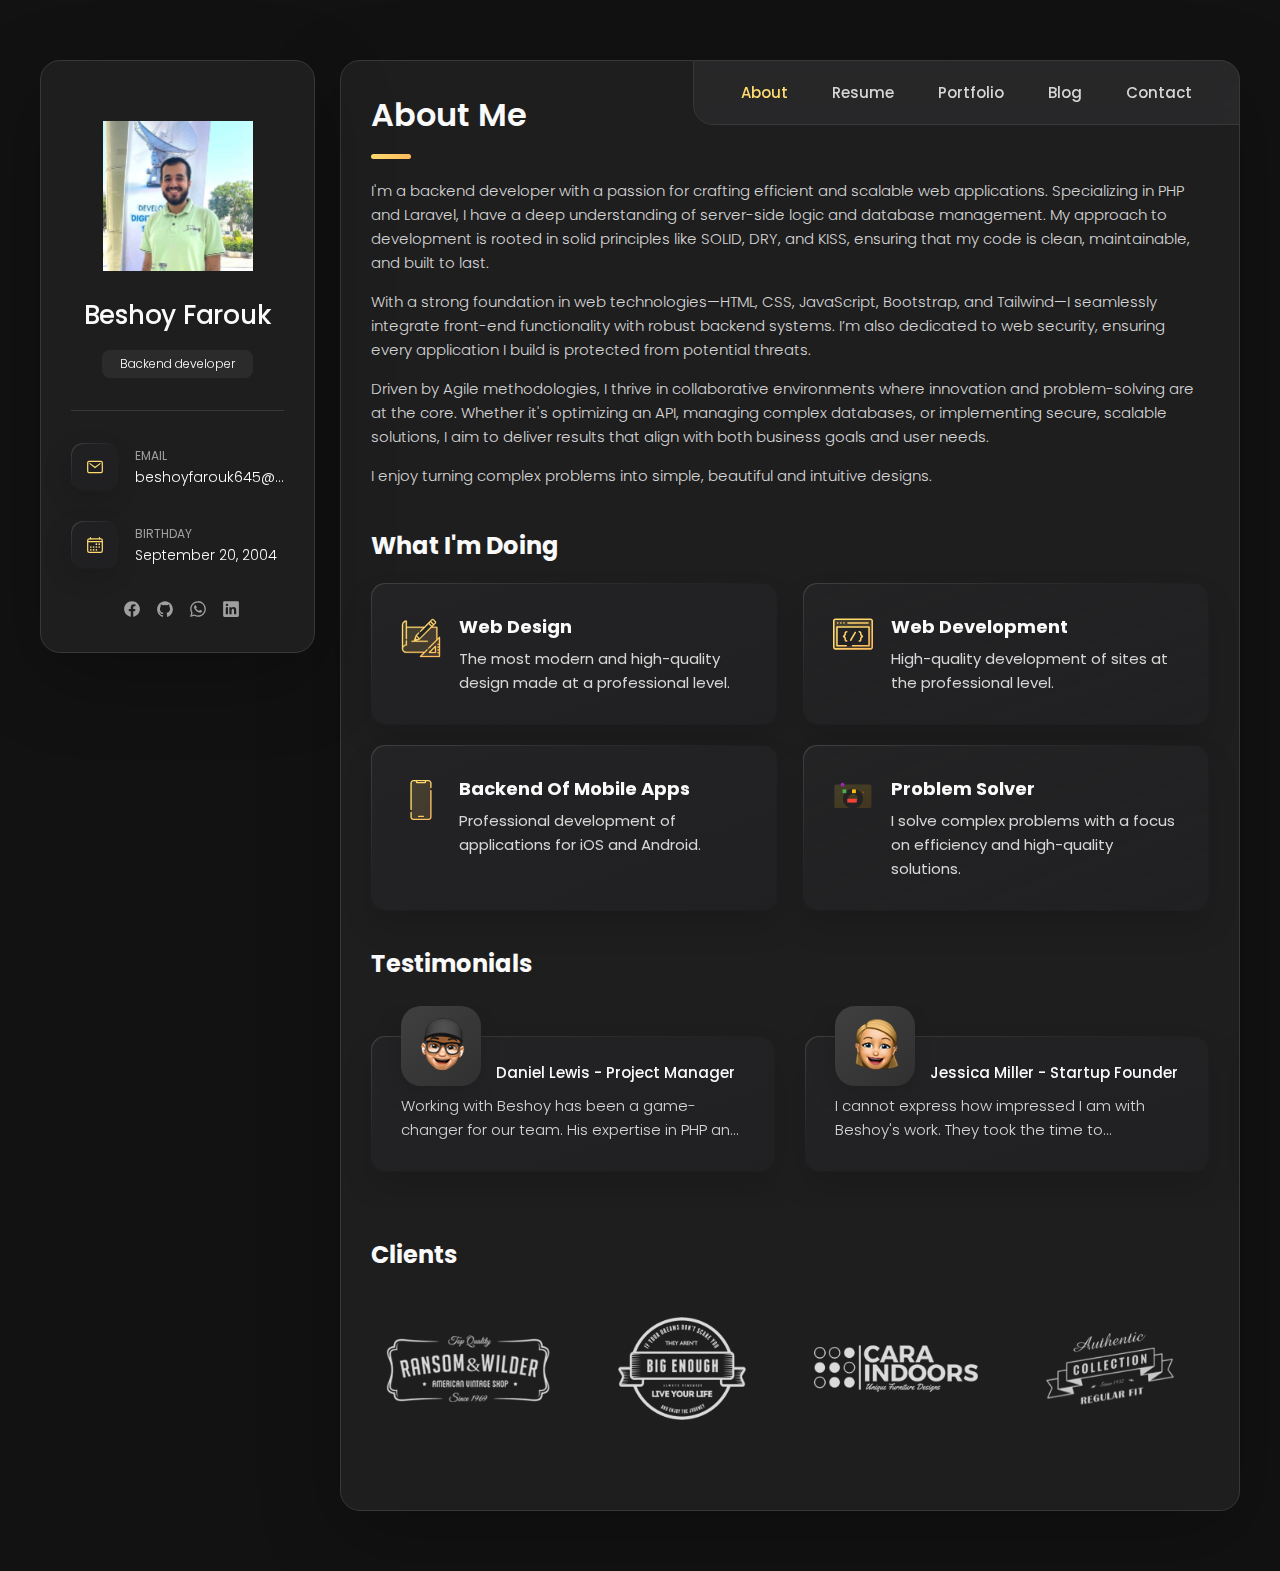
<file: public/index.html>
<!DOCTYPE html>
<html lang="en">
<head>
    <meta charset="UTF-8">
    <meta name="viewport" content="width=device-width, initial-scale=1.0">
    <meta name="description" content="Experienced backend developer specializing in PHP and Laravel, with a solid foundation in web development fundamentals including HTML, CSS, Bootstrap, Tailwind, JavaScript, jQuery, and web security. Skilled in managing databases, RESTful APIs, and proficient in applying software development principles like SOLID, DRY, and KISS. Agile practitioner, delivering clean, maintainable, and scalable code to meet evolving business needs. Passionate about building efficient and secure web applications, ensuring a seamless user experience.">
    <title>Portfolio | Beshoy Farouk</title>
    <link rel="shortcut icon" href="assets/images/logo.ico" type="image/x-icon">
    <link rel="stylesheet" href="css/styles.css">

    <link rel="preconnect" href="https://fonts.googleapis.com">
    <link rel="preconnect" href="https://fonts.gstatic.com" crossorigin>
    <link href="https://fonts.googleapis.com/css2?family=Poppins:wght@300;400;500;600&display=swap" rel="stylesheet">
</head>
<body>
    <main>
        <aside class="sidebar" data-sidebar>
            <div class="sidebar-info">
                <figure class="avatar-box">
                    <img src="assets/images/hero.jpg" alt="Beshoy Farouk" width="80">
                </figure>

                <div class="info-content">
                    <h1 class="name" title="Beshoy Farouk">Beshoy Farouk</h1>
                    <p class="title">Backend developer</p>
                </div>

                <button class="info_more-btn" data-sidebar-btn>
                    <span>Show Contacts</span>
                    <ion-icon name="chevron-down"></ion-icon>
                </button>
            </div>

            <div class="sidebar-info_more">
                <div class="separator"></div>
                <ul class="contacts-list">
                    <li class="contact-item">
                        <div class="icon-box">
                            <ion-icon name="mail-outline"></ion-icon>
                        </div>

                        <div class="contact-info">
                            <p class="contact-title">Email</p>
                            <a href="mailto:beshoyfarouk645@gmail.com" class="contact-link">beshoyfarouk645@gmail.com</a>
                        </div>
                    </li>

                    <li class="contact-item">
                        <div class="icon-box">
                            <ion-icon name="calendar-outline"></ion-icon>
                        </div>

                        <div class="contact-info">
                            <p class="contact-title">Birthday</p>
                            <time datetime="1982-06-23">September 20, 2004</time>
                        </div>
                    </li>
                </ul>

                <div class="separator"></div>

                <ul class="social-list">
                    <li class="social-item">
                        <a href="#" class="social-link">
                            <ion-icon name="logo-facebook"></ion-icon>
                        </a>
                    </li>

                    <li class="social-item">
                        <a href="https://github.com/BF-BALE11" class="social-link">
                            <ion-icon name="logo-github"></ion-icon>
                        </a>
                    </li>

                    <li class="social-item">
                        <a href="#" class="social-link">
                            <ion-icon name="logo-whatsapp"></ion-icon>
                        </a>
                    </li>

                    <li class="social-item">
                        <a href="#" class="social-link">
                            <ion-icon name="logo-linkedin"></ion-icon>
                        </a>
                    </li>
                </ul>
            </div>
        </aside>

        <div class="main-content">
            <nav class="navbar">
                <ul class="navbar-list">
                    <li class="navbar-item">
                        <button class="navbar-link  active" data-nav-link>About</button>
                    </li>

                    <li class="navbar-item">
                        <button class="navbar-link" data-nav-link>Resume</button>
                    </li>

                    <li class="navbar-item">
                        <button class="navbar-link" data-nav-link>Portfolio</button>
                    </li>

                    <li class="navbar-item">
                        <button class="navbar-link" data-nav-link>Blog</button>
                    </li>

                    <li class="navbar-item">
                        <button class="navbar-link" data-nav-link>Contact</button>
                    </li>
                </ul>
            </nav>

            <article class="about  active" data-page="about">
                <header>
                    <h2 class="h2 article-title">About me</h2>
                </header>

                <section class="about-text">
                    <p>
                        I'm a backend developer with a passion for crafting efficient and scalable web applications. Specializing in PHP and Laravel, I have a deep understanding of server-side logic and database management. My approach to development is rooted in solid principles like SOLID, DRY, and KISS, ensuring that my code is clean, maintainable, and built to last.
                    </p>
                    <p>
                        With a strong foundation in web technologies—HTML, CSS, JavaScript, Bootstrap, and Tailwind—I seamlessly integrate front-end functionality with robust backend systems. I’m also dedicated to web security, ensuring every application I build is protected from potential threats.
                    </p>
                    <p>
                        Driven by Agile methodologies, I thrive in collaborative environments where innovation and problem-solving are at the core. Whether it's optimizing an API, managing complex databases, or implementing secure, scalable solutions, I aim to deliver results that align with both business goals and user needs.
                    </p>
                    <p>
                        I enjoy turning complex problems into simple, beautiful and intuitive designs.
                    </p>
                </section>

                <section class="service">
                    <h3 class="h3 service-title">What i'm doing</h3>
                    <ul class="service-list">
                        <li class="service-item">
                            <div class="service-icon-box">
                                <img src="assets/images/icon-design.svg" alt="design icon" width="40">
                            </div>

                            <div class="service-content-box">
                                <h4 class="h4 service-item-title">Web design</h4>
                                <p class="service-item-text">
                                    The most modern and high-quality design made at a professional level.
                                </p>
                            </div>
                        </li>

                        <li class="service-item">
                            <div class="service-icon-box">
                                <img src="assets/images/icon-dev.svg" alt="Web development icon" width="40">
                            </div>

                            <div class="service-content-box">
                                <h4 class="h4 service-item-title">Web development</h4>
                                <p class="service-item-text">
                                    High-quality development of sites at the professional level.
                                </p>
                            </div>
                        </li>

                        <li class="service-item">
                            <div class="service-icon-box">
                                <img src="assets/images/icon-app.svg" alt="mobile app icon" width="40">
                            </div>

                            <div class="service-content-box">
                                <h4 class="h4 service-item-title">Backend of Mobile apps</h4>
                                <p class="service-item-text">
                                    Professional development of applications for iOS and Android.
                                </p>
                            </div>
                        </li>

                        <li class="service-item">
                            <div class="service-icon-box">
                                <img src="assets/images/icon-problem-solving.svg" alt="problem solving icon" width="40">
                            </div>

                            <div class="service-content-box">
                                <h4 class="h4 service-item-title">Problem Solver</h4>
                                <p class="service-item-text">
                                    I solve complex problems with a focus on efficiency and high-quality solutions.
                                </p>
                            </div>
                        </li>
                    </ul>
                </section>

                <section class="testimonials">
                    <h3 class="h3 testimonials-title">Testimonials</h3>
                    <ul class="testimonials-list has-scrollbar">
                        <li class="testimonials-item">
                            <div class="content-card" data-testimonials-item>
                                <figure class="testimonials-avatar-box">
                                    <img src="assets/images/avatar-1.png" alt="Daniel lewis" width="60" data-testimonials-avatar>
                                </figure>

                                <h4 class="h5 testimonials-item-title" data-testimonials-title>Daniel Lewis - Project Manager</h4>
                                <div class="testimonials-text" data-testimonials-text>
                                    <p>
                                        Working with Beshoy has been a game-changer for our team. His expertise in PHP and Laravel allowed us to launch our project ahead of schedule. He consistently produces clean, maintainable code and his understanding of best practices is evident in every aspect of his work. Highly recommended!
                                    </p>
                                </div>
                            </div>
                        </li>

                        <li class="testimonials-item">
                            <div class="content-card" data-testimonials-item>
                                <figure class="testimonials-avatar-box">
                                    <img src="assets/images/avatar-2.png" alt="Jessica miller" width="60" data-testimonials-avatar>
                                </figure>
                                <h4 class="h5 testimonials-item-title" data-testimonials-title>Jessica Miller - Startup Founder</h4>
                                <div class="testimonials-text" data-testimonials-text>
                                    <p>
                                        I cannot express how impressed I am with Beshoy's work. They took the time to understand our unique requirements and delivered a solution that exceeded our expectations. Their knowledge of web security and development principles made me feel confident in the project. I look forward to collaborating again in the future!
                                    </p>
                                </div>
                            </div>
                        </li>

                        <li class="testimonials-item">
                            <div class="content-card" data-testimonials-item>
                                <figure class="testimonials-avatar-box">
                                    <img src="assets/images/avatar-3.png" alt="Emily evans" width="60" data-testimonials-avatar>
                                </figure>
                                <h4 class="h5 testimonials-item-title" data-testimonials-title>Emily Evans - Product Owner</h4>
                                <div class="testimonials-text" data-testimonials-text>
                                    <p>
                                        From the moment we started working with Beshoy, I knew we had made the right choice. Their dedication to delivering high-quality work, combined with their proactive communication style, made the entire development process smooth and enjoyable. I truly appreciate their commitment to understanding our needs and delivering exceptional results.
                                    </p>
                                </div>
                            </div>
                        </li>

                        <li class="testimonials-item">
                            <div class="content-card" data-testimonials-item>
                                <figure class="testimonials-avatar-box">
                                    <img src="assets/images/avatar-4.png" alt="Henry william" width="60" data-testimonials-avatar>
                                </figure>
                                <h4 class="h5 testimonials-item-title" data-testimonials-title>Henry William - CTO</h4>
                                <div class="testimonials-text" data-testimonials-text>
                                    <p>
                                        I've had the pleasure of working alongside Beshoy on several projects, and I can confidently say he is one of the best backend developers I’ve encountered. His ability to integrate complex systems and his attention to detail set him apart. He’s not just a coder; he’s a problem solver
                                    </p>
                                </div>
                            </div>
                        </li>
                    </ul>
                </section>

                <div class="modal-container" data-modal-container>
                    <div class="overlay" data-overlay></div>

                    <section class="testimonials-modal">
                        <button class="modal-close-btn" data-modal-close-btn>
                            <ion-icon name="close-outline"></ion-icon>
                        </button>

                        <div class="modal-img-wrapper">
                            <figure class="modal-avatar-box">
                                <img src="assets/images/avatar-1.png" alt="Daniel lewis" width="80" data-modal-img>
                            </figure>

                            <img src="assets/images/icon-quote.svg" alt="quote icon">
                        </div>

                        <div class="modal-content">
                            <h4 class="h3 modal-title" data-modal-title>Daniel Lewis - Project Manager</h4>
                            <time datetime="2021-06-14">14 June, 2021</time>
                            <div data-modal-text>
                                <p>
                                    Working with Beshoy has been a game-changer for our team. His expertise in PHP and Laravel allowed us to launch our project ahead of schedule. He consistently produces clean, maintainable code and his understanding of best practices is evident in every aspect of his work. Highly recommended!
                                </p>
                            </div>
                        </div>
                    </section>
                </div>

                <section class="clients">
                    <h3 class="h3 clients-title">Clients</h3>
                    <ul class="clients-list has-scrollbar">
                        <li class="clients-item">
                            <a href="#">
                                <img src="assets/images/logo-1-color.png" alt="client logo">
                            </a>
                        </li>

                        <li class="clients-item">
                            <a href="#">
                                <img src="assets/images/logo-2-color.png" alt="client logo">
                            </a>
                        </li>

                        <li class="clients-item">
                            <a href="#">
                                <img src="assets/images/logo-3-color.png" alt="client logo">
                            </a>
                        </li>

                        <li class="clients-item">
                            <a href="#">
                                <img src="assets/images/logo-4-color.png" alt="client logo">
                            </a>
                        </li>

                        <li class="clients-item">
                            <a href="#">
                                <img src="assets/images/logo-5-color.png" alt="client logo">
                            </a>
                        </li>

                        <li class="clients-item">
                            <a href="#">
                                <img src="assets/images/logo-6-color.png" alt="client logo">
                            </a>
                        </li>
                    </ul>
                </section>
            </article>

            <article class="resume" data-page="resume">
                <header>
                    <h2 class="h2 article-title">Resume</h2>
                </header>

                <section class="timeline">
                    <div class="title-wrapper">
                        <div class="icon-box">
                            <ion-icon name="book-outline"></ion-icon>
                        </div>
                        <h3 class="h3">Education</h3>
                    </div>

                    <ol class="timeline-list">
                        <li class="timeline-item">
                            <h4 class="h4 timeline-item-title">Computer Science, University</h4>
                            <span>Currently, enrolled (Third Year)</span>
                            <p class="timeline-text">
                                Pursuing a degree in Computer Science, focusing on software development, algorithms, and system design.
                            </p>
                        </li>
                        <li class="timeline-item">
                            <h4 class="h4 timeline-item-title">High School Diploma</h4>
                            <span>2021</span>
                            <p class="timeline-text">
                                Completed secondary education with a focus on mathematics and computer science.
                            </p>
                        </li>
                        <li class="timeline-item">
                            <h4 class="h4 timeline-item-title">Middle School</h4>
                            <span>2018</span>
                            <p class="timeline-text">
                                Developed foundational skills in programming and web development.
                            </p>
                        </li>
                    </ol>
                </section>

                <section class="timeline">
                    <div class="title-wrapper">
                        <div class="icon-box">
                            <ion-icon name="book-outline"></ion-icon>
                        </div>

                        <h3 class="h3">Experience</h3>
                    </div>

                    <ol class="timeline-list">
                        <li class="timeline-item">
                            <h4 class="h4 timeline-item-title">Backend Developer (Freelance)</h4>
                            <span>2023 — Present</span>
                            <p class="timeline-text">
                                Developed various projects including an e-commerce platform, learning academy, e-stores, attendance systems, and admin dashboards using CodeIgniter.
                            </p>
                        </li>
                        <li class="timeline-item">
                            <h4 class="h4 timeline-item-title">Intern, Web Development</h4>
                            <span>2021 — 2022</span>
                            <p class="timeline-text">
                                Assisted in the development of web applications, gaining hands-on experience with PHP, MySQL, and front-end technologies.
                            </p>
                        </li>
                        <li class="timeline-item">
                            <h4 class="h4 timeline-item-title">Personal Projects</h4>
                            <span>2019 — Present</span>
                            <p class="timeline-text">
                                Engaged in multiple personal projects to sharpen skills in Laravel and database management.
                            </p>
                        </li>
                    </ol>
                </section>

                <section class="skill">
                    <h3 class="h3 skills-title">My Skills</h3>

                    <ul class="skills-list content-card">
                        <li class="skills-item">
                            <h5 class="h5">Programming Languages</h5>
                            <ul class="skills-icons">
                                <li class="icon-item"><ion-icon name="code-slash-outline"></ion-icon> PHP</li>
                                <li class="icon-item"><ion-icon name="logo-javascript"></ion-icon> JavaScript</li>
                                <li class="icon-item"><ion-icon name="logo-html5"></ion-icon> HTML</li>
                                <li class="icon-item"><ion-icon name="logo-css3"></ion-icon> CSS</li>
                                <li class="icon-item"><ion-icon name="code-slash-outline"></ion-icon> SQL</li>
                                <li class="icon-item"><ion-icon name="logo-python"></ion-icon> Python</li>
                                <li class="icon-item"><ion-icon name="code-slash-outline"></ion-icon> Java</li>
                                <li class="icon-item"><ion-icon name="code-slash-outline"></ion-icon> C++</li>
                                <li class="icon-item"><ion-icon name="code-slash-outline"></ion-icon> C#</li>
                                <li class="icon-item"><ion-icon name="code-slash-outline"></ion-icon> Assembly</li>
                            </ul>
                        </li>

                        <li class="skills-item">
                            <h5 class="h5">Frameworks</h5>
                            <ul class="skills-icons">
                                <li class="icon-item"><ion-icon name="logo-laravel"></ion-icon> Laravel</li>
                                <li class="icon-item"><ion-icon name="cog-outline"></ion-icon> CodeIgniter</li>
                                <li class="icon-item"><ion-icon name="flask-outline"></ion-icon> Flask</li>
                            </ul>
                        </li>

                        <li class="skills-item">
                            <h5 class="h5">Web Technologies</h5>
                            <ul class="skills-icons">
                                <li class="icon-item"><ion-icon name="grid-outline"></ion-icon> Bootstrap</li>
                                <li class="icon-item"><ion-icon name="grid-outline"></ion-icon> Tailwind CSS</li>
                                <li class="icon-item"><ion-icon name="grid-outline"></ion-icon> jQuery</li>
                                <li class="icon-item"><ion-icon name="grid-outline"></ion-icon> AJAX</li>
                                <li class="icon-item"><ion-icon name="grid-outline"></ion-icon> WebSockets</li>
                                <li class="icon-item"><ion-icon name="grid-outline"></ion-icon> Fontawesome</li>
                            </ul>
                        </li>

                        <li class="skills-item">
                            <h5 class="h5">Version Control</h5>
                            <ul class="skills-icons">
                                <li class="icon-item"><ion-icon name="git-branch-outline"></ion-icon> Git</li>
                                <li class="icon-item"><ion-icon name="logo-github"></ion-icon> GitHub</li>
                                <li class="icon-item"><ion-icon name="logo-gitlab"></ion-icon> GitLab</li>
                            </ul>
                        </li>

                        <li class="skills-item">
                            <h5 class="h5">Software Development Principles</h5>
                            <ul class="skills-icons">
                                <li class="icon-item"><ion-icon name="document-text-outline"></ion-icon> SOLID</li>
                                <li class="icon-item"><ion-icon name="document-text-outline"></ion-icon> DRY</li>
                                <li class="icon-item"><ion-icon name="document-text-outline"></ion-icon> KISS</li>
                                <li class="icon-item"><ion-icon name="document-text-outline"></ion-icon> Agile</li>
                                <li class="icon-item"><ion-icon name="document-text-outline"></ion-icon> TDD</li>
                                <li class="icon-item"><ion-icon name="document-text-outline"></ion-icon> Singleton</li>
                                <li class="icon-item"><ion-icon name="document-text-outline"></ion-icon> Singleton</li>
                                <li class="icon-item"><ion-icon name="document-text-outline"></ion-icon> Factory</li>
                                <li class="icon-item"><ion-icon name="document-text-outline"></ion-icon> Observer</li>
                                <li class="icon-item"><ion-icon name="document-text-outline"></ion-icon> Strategy</li>
                            </ul>
                        </li>
                    </ul>
                </section>
            </article>

            <article class="portfolio" data-page="portfolio">
                <header>
                    <h2 class="h2 article-title">Portfolio</h2>
                </header>

                <section class="projects">
                    <ul class="filter-list">
                        <li class="filter-item">
                            <button class="active" data-filter-btn>All</button>
                        </li>

                        <li class="filter-item">
                            <button data-filter-btn>Web design</button>
                        </li>

                        <li class="filter-item">
                            <button data-filter-btn>Applications</button>
                        </li>

                        <li class="filter-item">
                            <button data-filter-btn>Web development</button>
                        </li>
                    </ul>

                    <div class="filter-select-box">
                        <button class="filter-select" data-select>
                            <div class="select-value" data-selecct-value>Select category</div>
                            <div class="select-icon">
                                <ion-icon name="chevron-down"></ion-icon>
                            </div>
                        </button>

                        <ul class="select-list">
                            <li class="select-item">
                                <button data-select-item>All</button>
                            </li>

                            <li class="select-item">
                                <button data-select-item>Web design</button>
                            </li>

                            <li class="select-item">
                                <button data-select-item>Applications</button>
                            </li>

                            <li class="select-item">
                                <button data-select-item>Web development</button>
                            </li>
                        </ul>
                    </div>

                    <ul class="project-list">
                        <li class="project-item  active" data-filter-item data-category="web development">
                            <a href="#">
                                <figure class="project-img">
                                    <div class="project-item-icon-box">
                                        <ion-icon name="eye-outline"></ion-icon>
                                    </div>
                                    <img src="assets/images/ecommerce.png" alt="finance" loading="lazy">
                                </figure>

                                <h3 class="project-title">Finance</h3>
                                <p class="project-category">Web development</p>
                            </a>
                        </li>

                        <li class="project-item  active" data-filter-item data-category="web development">
                            <a href="#">
                                <figure class="project-img">
                                    <div class="project-item-icon-box">
                                        <ion-icon name="eye-outline"></ion-icon>
                                    </div>
                                    <img src="assets/images/learning-academy.png" alt="finance" loading="lazy">
                                </figure>

                                <h3 class="project-title">Education</h3>
                                <p class="project-category">Web development</p>
                            </a>
                        </li>

                        <li class="project-item  active" data-filter-item data-category="web development">
                            <a href="#">
                                <figure class="project-img">
                                    <div class="project-item-icon-box">
                                        <ion-icon name="eye-outline"></ion-icon>
                                    </div>
                                    <img src="assets/images/death-start-daily.png" alt="finance" loading="lazy">
                                </figure>

                                <h3 class="project-title">Reading</h3>
                                <p class="project-category">Web development</p>
                            </a>
                        </li>

                        <li class="project-item  active" data-filter-item data-category="web development">
                            <a href="#">
                                <figure class="project-img">
                                    <div class="project-item-icon-box">
                                        <ion-icon name="eye-outline"></ion-icon>
                                    </div>
                                    <img src="assets/images/e-store.png" alt="finance" loading="lazy">
                                </figure>

                                <h3 class="project-title">Finance</h3>
                                <p class="project-category">Web development</p>
                            </a>
                        </li>

                        <li class="project-item  active" data-filter-item data-category="web development">
                            <a href="#">
                                <figure class="project-img">
                                    <div class="project-item-icon-box">
                                        <ion-icon name="eye-outline"></ion-icon>
                                    </div>
                                    <img src="assets/images/project-1.jpg" alt="finance" loading="lazy">
                                </figure>

                                <h3 class="project-title">Finance</h3>
                                <p class="project-category">Web development</p>
                            </a>
                        </li>

                        <li class="project-item  active" data-filter-item data-category="web development">
                            <a href="#">
                                <figure class="project-img">
                                    <div class="project-item-icon-box">
                                        <ion-icon name="eye-outline"></ion-icon>
                                    </div>
                                    <img src="assets/images/project-2.png" alt="orizon" loading="lazy">
                                </figure>

                                <h3 class="project-title">Orizon</h3>
                                <p class="project-category">Web development</p>
                            </a>
                        </li>

                        <li class="project-item  active" data-filter-item data-category="web design">
                            <a href="#">
                                <figure class="project-img">
                                    <div class="project-item-icon-box">
                                        <ion-icon name="eye-outline"></ion-icon>
                                    </div>
                                    <img src="assets/images/project-3.jpg" alt="fundo" loading="lazy">
                                </figure>

                                <h3 class="project-title">Fundo</h3>
                                <p class="project-category">Web design</p>
                            </a>
                        </li>

                        <li class="project-item  active" data-filter-item data-category="applications">
                            <a href="#">
                                <figure class="project-img">
                                    <div class="project-item-icon-box">
                                        <ion-icon name="eye-outline"></ion-icon>
                                    </div>
                                    <img src="assets/images/project-4.png" alt="brawlhalla" loading="lazy">
                                </figure>

                                <h3 class="project-title">Brawlhalla</h3>
                                <p class="project-category">Applications</p>
                            </a>
                        </li>

                        <li class="project-item  active" data-filter-item data-category="web design">
                            <a href="#">
                                <figure class="project-img">
                                    <div class="project-item-icon-box">
                                        <ion-icon name="eye-outline"></ion-icon>
                                    </div>
                                    <img src="assets/images/project-5.png" alt="dsm." loading="lazy">
                                </figure>

                                <h3 class="project-title">DSM.</h3>
                                <p class="project-category">Web design</p>
                            </a>
                        </li>

                        <li class="project-item  active" data-filter-item data-category="web design">
                            <a href="#">
                                <figure class="project-img">
                                    <div class="project-item-icon-box">
                                        <ion-icon name="eye-outline"></ion-icon>
                                    </div>
                                    <img src="assets/images/project-6.png" alt="metaspark" loading="lazy">
                                </figure>

                                <h3 class="project-title">MetaSpark</h3>
                                <p class="project-category">Web design</p>
                            </a>
                        </li>

                        <li class="project-item  active" data-filter-item data-category="web development">
                            <a href="#">
                                <figure class="project-img">
                                    <div class="project-item-icon-box">
                                        <ion-icon name="eye-outline"></ion-icon>
                                    </div>
                                    <img src="assets/images/project-7.png" alt="summary" loading="lazy">
                                </figure>

                                <h3 class="project-title">Summary</h3>
                                <p class="project-category">Web development</p>
                            </a>
                        </li>

                        <li class="project-item  active" data-filter-item data-category="applications">
                            <a href="#">
                                <figure class="project-img">
                                    <div class="project-item-icon-box">
                                        <ion-icon name="eye-outline"></ion-icon>
                                    </div>
                                    <img src="assets/images/project-8.jpg" alt="task manager" loading="lazy">
                                </figure>

                                <h3 class="project-title">Task Manager</h3>
                                <p class="project-category">Applications</p>
                            </a>
                        </li>

                        <li class="project-item  active" data-filter-item data-category="web development">
                            <a href="#">
                                <figure class="project-img">
                                    <div class="project-item-icon-box">
                                        <ion-icon name="eye-outline"></ion-icon>
                                    </div>
                                    <img src="assets/images/project-9.png" alt="arrival" loading="lazy">
                                </figure>
                                <h3 class="project-title">Arrival</h3>
                                <p class="project-category">Web development</p>
                            </a>
                        </li>
                    </ul>
                </section>
            </article>

            <article class="blog" data-page="blog">
                <header>
                    <h2 class="h2 article-title">Blog</h2>
                </header>

                <section class="blog-posts">
                    <ul class="blog-posts-list">
                        <li class="blog-post-item">
                            <a href="#">
                                <figure class="blog-banner-box">
                                    <img src="assets/images/blog-1.jpg" alt="Design conferences in 2022" loading="lazy">
                                </figure>

                                <div class="blog-content">
                                    <div class="blog-meta">
                                        <p class="blog-category">Design</p>
                                        <span class="dot"></span>
                                        <time datetime="2022-02-23">Fab 23, 2022</time>
                                    </div>

                                    <h3 class="h3 blog-item-title">Design conferences in 2022</h3>
                                    <p class="blog-text">
                                        Veritatis et quasi architecto beatae vitae dicta sunt, explicabo.
                                    </p>
                                </div>
                            </a>
                        </li>

                        <li class="blog-post-item">
                            <a href="#">
                                <figure class="blog-banner-box">
                                    <img src="assets/images/blog-2.jpg" alt="Best fonts every designer" loading="lazy">
                                </figure>

                                <div class="blog-content">
                                    <div class="blog-meta">
                                        <p class="blog-category">Design</p>
                                        <span class="dot"></span>
                                        <time datetime="2022-02-23">Fab 23, 2022</time>
                                    </div>

                                    <h3 class="h3 blog-item-title">Best fonts every designer</h3>
                                    <p class="blog-text">
                                        Sed ut perspiciatis, nam libero tempore, cum soluta nobis est eligendi.
                                    </p>
                                </div>
                            </a>
                        </li>

                        <li class="blog-post-item">
                            <a href="#">
                                <figure class="blog-banner-box">
                                    <img src="assets/images/blog-3.jpg" alt="Design digest #80" loading="lazy">
                                </figure>

                                <div class="blog-content">
                                    <div class="blog-meta">
                                        <p class="blog-category">Design</p>
                                        <span class="dot"></span>
                                        <time datetime="2022-02-23">Fab 23, 2022</time>
                                    </div>

                                    <h3 class="h3 blog-item-title">Design digest #80</h3>
                                    <p class="blog-text">
                                        Excepteur sint occaecat cupidatat no proident, quis nostrum exercitationem ullam corporis suscipit.
                                    </p>
                                </div>
                            </a>
                        </li>

                        <li class="blog-post-item">
                            <a href="#">
                                <figure class="blog-banner-box">
                                    <img src="assets/images/blog-4.jpg" alt="UI interactions of the week" loading="lazy">
                                </figure>

                                <div class="blog-content">
                                    <div class="blog-meta">
                                        <p class="blog-category">Design</p>
                                        <span class="dot"></span>
                                        <time datetime="2022-02-23">Fab 23, 2022</time>
                                    </div>

                                    <h3 class="h3 blog-item-title">UI interactions of the week</h3>
                                    <p class="blog-text">
                                        Enim ad minim veniam, consectetur adipiscing elit, quis nostrud exercitation ullamco laboris nisi.
                                    </p>
                                </div>
                            </a>
                        </li>

                        <li class="blog-post-item">
                            <a href="#">
                                <figure class="blog-banner-box">
                                    <img src="assets/images/blog-5.jpg" alt="The forgotten art of spacing" loading="lazy">
                                </figure>

                                <div class="blog-content">
                                    <div class="blog-meta">
                                        <p class="blog-category">Design</p>
                                        <span class="dot"></span>
                                        <time datetime="2022-02-23">Fab 23, 2022</time>
                                    </div>

                                    <h3 class="h3 blog-item-title">The forgotten art of spacing</h3>
                                    <p class="blog-text">
                                        Maxime placeat, sed do eiusmod tempor incididunt ut labore et dolore magna aliqua.
                                    </p>
                                </div>
                            </a>
                        </li>

                        <li class="blog-post-item">
                            <a href="#">
                                <figure class="blog-banner-box">
                                    <img src="assets/images/blog-6.jpg" alt="Design digest #79" loading="lazy">
                                </figure>

                                <div class="blog-content">
                                    <div class="blog-meta">
                                        <p class="blog-category">Design</p>
                                        <span class="dot"></span>
                                        <time datetime="2022-02-23">Fab 23, 2022</time>
                                    </div>
                                    <h3 class="h3 blog-item-title">Design digest #79</h3>
                                    <p class="blog-text">
                                        Optio cumque nihil impedit uo minus quod maxime placeat, velit esse cillum.
                                    </p>
                                </div>
                            </a>
                        </li>
                    </ul>
                </section>
            </article>

            <article class="contact" data-page="contact">
                <header>
                    <h2 class="h2 article-title">Contact</h2>
                </header>

                <section class="mapbox" data-mapbox>
                    <figure>
                        <iframe
                                src="https://www.google.com/maps/embed?pb=!1m18!1m12!1m3!1d199666.5651251294!2d-121.58334177520186!3d38.56165006739519!2m3!1f0!2f0!3f0!3m2!1i1024!2i768!4f13.1!3m3!1m2!1s0x809ac672b28397f9%3A0x921f6aaa74197fdb!2sSacramento%2C%20CA%2C%20USA!5e0!3m2!1sen!2sbd!4v1647608789441!5m2!1sen!2sbd"
                                width="400" height="300" loading="lazy"></iframe>
                    </figure>
                </section>

                <section class="contact-form">
                    <h3 class="h3 form-title">Contact Form</h3>
                    <form action="#" class="form" method="post" data-form>
                        <div class="input-wrapper">
                            <label>
                                <input type="text" name="fullname" class="form-input" placeholder="Full name" required data-form-input>
                            </label>

                            <label>
                                <input type="email" name="email" class="form-input" placeholder="Email address" autocomplete="test@example.com" required data-form-input>
                            </label>
                        </div>

                        <label>
                            <textarea name="message" class="form-input" placeholder="Your Message" required data-form-input></textarea>
                        </label>

                        <button class="form-btn" type="submit" disabled data-form-btn>
                            <ion-icon name="paper-plane"></ion-icon>
                            <span>Send Message</span>
                        </button>
                    </form>
                </section>
            </article>
        </div>
    </main>

<script src="js/scripts.js"></script>
<script type="module" src="js/ionicons.esm.js"></script>
<script nomodule src="js/ionicons.js"></script>
</body>
</html>
</file>
<file: public/css/styles.css>
/*-----------------------------------*\
  #style.css
\*-----------------------------------*/


/**
 * copyright 2022 @codewithsadee
 */


/*-----------------------------------*\
  #CUSTOM PROPERTY
\*-----------------------------------*/

:root {

    /**
     * colors
     */

    /* gradient */

    --bg-gradient-onyx: linear-gradient(
            to bottom right,
            hsl(240, 1%, 25%) 3%,
            hsl(0, 0%, 19%) 97%
    );
    --bg-gradient-jet: linear-gradient(
            to bottom right,
            hsla(240, 1%, 18%, 0.251) 0%,
            hsla(240, 2%, 11%, 0) 100%
    ), hsl(240, 2%, 13%);
    --bg-gradient-yellow-1: linear-gradient(
            to bottom right,
            hsl(45, 100%, 71%) 0%,
            hsla(36, 100%, 69%, 0) 50%
    );
    --bg-gradient-yellow-2: linear-gradient(
            135deg,
            hsla(45, 100%, 71%, 0.251) 0%,
            hsla(35, 100%, 68%, 0) 59.86%
    ), hsl(240, 2%, 13%);
    --border-gradient-onyx: linear-gradient(
            to bottom right,
            hsl(0, 0%, 25%) 0%,
            hsla(0, 0%, 25%, 0) 50%
    );
    --text-gradient-yellow: linear-gradient(
            to right,
            hsl(45, 100%, 72%),
            hsl(35, 100%, 68%)
    );

    /* solid */

    --jet: hsl(0, 0%, 22%);
    --onyx: hsl(240, 1%, 17%);
    --eerie-black-1: hsl(240, 2%, 13%);
    --eerie-black-2: hsl(240, 2%, 12%);
    --smoky-black: hsl(0, 0%, 7%);
    --white-1: hsl(0, 0%, 100%);
    --white-2: hsl(0, 0%, 98%);
    --orange-yellow-crayola: hsl(45, 100%, 72%);
    --vegas-gold: hsl(45, 54%, 58%);
    --light-gray: hsl(0, 0%, 84%);
    --light-gray-70: hsla(0, 0%, 84%, 0.7);
    --bittersweet-shimmer: hsl(0, 43%, 51%);

    /**
     * typography
     */

    /* font-family */
    --ff-poppins: 'Poppins', sans-serif;

    /* font-size */
    --fs-1: 24px;
    --fs-2: 18px;
    --fs-3: 17px;
    --fs-4: 16px;
    --fs-5: 15px;
    --fs-6: 14px;
    --fs-7: 13px;
    --fs-8: 11px;

    /* font-weight */
    --fw-300: 300;
    --fw-400: 400;
    --fw-500: 500;
    --fw-600: 600;

    /**
     * shadow
     */

    --shadow-1: -4px 8px 24px hsla(0, 0%, 0%, 0.25);
    --shadow-2: 0 16px 30px hsla(0, 0%, 0%, 0.25);
    --shadow-3: 0 16px 40px hsla(0, 0%, 0%, 0.25);
    --shadow-4: 0 25px 50px hsla(0, 0%, 0%, 0.15);
    --shadow-5: 0 24px 80px hsla(0, 0%, 0%, 0.25);

    /**
     * transition
     */

    --transition-1: 0.25s ease;
    --transition-2: 0.5s ease-in-out;

}





/*-----------------------------------*\
  #RESET
\*-----------------------------------*/

*, *::before, *::after {
    margin: 0;
    padding: 0;
    box-sizing: border-box;
}

a { text-decoration: none; }

li { list-style: none; }

img, ion-icon, a, button, time, span { display: block; }

button {
    font: inherit;
    background: none;
    border: none;
    text-align: left;
    cursor: pointer;
}

input, textarea {
    display: block;
    width: 100%;
    background: none;
    font: inherit;
}

::selection {
    background: var(--orange-yellow-crayola);
    color: var(--smoky-black);
}

:focus { outline-color: var(--orange-yellow-crayola); }

html { font-family: var(--ff-poppins); }

body { background: var(--smoky-black); }





/*-----------------------------------*\
  #REUSED STYLE
\*-----------------------------------*/

.sidebar,
article {
    background: var(--eerie-black-2);
    border: 1px solid var(--jet);
    border-radius: 20px;
    padding: 15px;
    box-shadow: var(--shadow-1);
    z-index: 1;
}

.separator {
    width: 100%;
    height: 1px;
    background: var(--jet);
    margin: 16px 0;
}

.icon-box {
    position: relative;
    background: var(--border-gradient-onyx);
    width: 30px;
    height: 30px;
    border-radius: 8px;
    display: flex;
    justify-content: center;
    align-items: center;
    font-size: 16px;
    color: var(--orange-yellow-crayola);
    box-shadow: var(--shadow-1);
    z-index: 1;
}

.icon-box::before {
    content: "";
    position: absolute;
    inset: 1px;
    background: var(--eerie-black-1);
    border-radius: inherit;
    z-index: -1;
}

.icon-box ion-icon { --ionicon-stroke-width: 35px; }

article { display: none; }

article.active {
    display: block;
    animation: fade 0.5s ease backwards;
}

@keyframes fade {
    0% { opacity: 0; }
    100% { opacity: 1; }
}

.h2,
.h3,
.h4,
.h5 {
    color: var(--white-2);
    text-transform: capitalize;
}

.h2 { font-size: var(--fs-1); }

.h3 { font-size: var(--fs-2); }

.h4 { font-size: var(--fs-4); }

.h5 {
    font-size: var(--fs-7);
    font-weight: var(--fw-500);
}

.article-title {
    position: relative;
    padding-bottom: 7px;
}

.article-title::after {
    content: "";
    position: absolute;
    bottom: 0;
    left: 0;
    width: 30px;
    height: 3px;
    background: var(--text-gradient-yellow);
    border-radius: 3px;
}

.has-scrollbar::-webkit-scrollbar {
    width: 5px; /* for vertical scrollbar */
    height: 5px; /* for horizontal scrollbar */
}

.has-scrollbar::-webkit-scrollbar-track {
    background: var(--onyx);
    border-radius: 5px;
}

.has-scrollbar::-webkit-scrollbar-thumb {
    background: var(--orange-yellow-crayola);
    border-radius: 5px;
}

.has-scrollbar::-webkit-scrollbar-button { width: 20px; }

.content-card {
    position: relative;
    background: var(--border-gradient-onyx);
    padding: 15px;
    padding-top: 45px;
    border-radius: 14px;
    box-shadow: var(--shadow-2);
    cursor: pointer;
    z-index: 1;
}

.content-card::before {
    content: "";
    position: absolute;
    inset: 1px;
    background: var(--bg-gradient-jet);
    border-radius: inherit;
    z-index: -1;
}





/*-----------------------------------*\
  #MAIN
\*-----------------------------------*/

main {
    margin: 15px 12px;
    margin-bottom: 75px;
    min-width: 259px;
}





/*-----------------------------------*\
  #SIDEBAR
\*-----------------------------------*/

.sidebar {
    margin-bottom: 15px;
    max-height: 112px;
    overflow: hidden;
    transition: var(--transition-2);
}

.sidebar.active { max-height: 405px; }

.sidebar-info {
    position: relative;
    display: flex;
    justify-content: flex-start;
    align-items: center;
    gap: 15px;
}

.avatar-box {
    background: var(--bg-gradient-onyx);
    border-radius: 20px;
}

.info-content .name {
    color: var(--white-2);
    font-size: var(--fs-3);
    font-weight: var(--fw-500);
    letter-spacing: -0.25px;
    margin-bottom: 10px;
}

.info-content .title {
    color: var(--white-1);
    background: var(--onyx);
    font-size: var(--fs-8);
    font-weight: var(--fw-300);
    width: max-content;
    padding: 3px 12px;
    border-radius: 8px;
}

.info_more-btn {
    position: absolute;
    top: -15px;
    right: -15px;
    border-radius: 0 15px;
    font-size: 13px;
    color: var(--orange-yellow-crayola);
    background: var(--border-gradient-onyx);
    padding: 10px;
    box-shadow: var(--shadow-2);
    transition: var(--transition-1);
    z-index: 1;
}

.info_more-btn::before {
    content: "";
    position: absolute;
    inset: 1px;
    border-radius: inherit;
    background: var(--bg-gradient-jet);
    transition: var(--transition-1);
    z-index: -1;
}

.info_more-btn:hover,
.info_more-btn:focus { background: var(--bg-gradient-yellow-1); }

.info_more-btn:hover::before,
.info_more-btn:focus::before { background: var(--bg-gradient-yellow-2); }

.info_more-btn span { display: none; }

.sidebar-info_more {
    opacity: 0;
    visibility: hidden;
    transition: var(--transition-2);
}

.sidebar.active .sidebar-info_more {
    opacity: 1;
    visibility: visible;
}

.contacts-list {
    display: grid;
    grid-template-columns: 1fr;
    gap: 16px;
}

.contact-item {
    min-width: 100%;
    display: flex;
    align-items: center;
    gap: 16px;
}

.contact-info {
    max-width: calc(100% - 46px);
    width: calc(100% - 46px);
}

.contact-title {
    color: var(--light-gray-70);
    font-size: var(--fs-8);
    text-transform: uppercase;
    margin-bottom: 2px;
}

.contact-info :is(.contact-link, time, address) {
    color: var(--white-2);
    font-size: var(--fs-7);
}

.contact-info address { font-style: normal; }

.social-list {
    display: flex;
    justify-content: flex-start;
    align-items: center;
    gap: 15px;
    padding-bottom: 4px;
    padding-left: 7px;
}

.social-item .social-link {
    color: var(--light-gray-70);
    font-size: 18px;
}


.social-item .social-link:hover { color: var(--light-gray); }





/*-----------------------------------*\
  #NAVBAR
\*-----------------------------------*/

.navbar {
    position: fixed;
    bottom: 0;
    left: 0;
    width: 100%;
    background: hsla(240, 1%, 17%, 0.75);
    backdrop-filter: blur(10px);
    border: 1px solid var(--jet);
    border-radius: 12px 12px 0 0;
    box-shadow: var(--shadow-2);
    z-index: 5;
}

.navbar-list {
    display: flex;
    flex-wrap: wrap;
    justify-content: center;
    align-items: center;
    padding: 0 10px;
}

.navbar-link {
    color: var(--light-gray);
    font-size: var(--fs-8);
    padding: 20px 7px;
    transition: color var(--transition-1);
}

.navbar-link:hover,
.navbar-link:focus { color: var(--light-gray-70); }

.navbar-link.active { color: var(--orange-yellow-crayola); }





/*-----------------------------------*\
  #ABOUT
\*-----------------------------------*/

.about .article-title { margin-bottom: 15px; }

.about-text {
    color: var(--light-gray);
    font-size: var(--fs-6);
    font-weight: var(--fw-300);
    line-height: 1.6;
}

.about-text p { margin-bottom: 15px; }



/**
 * #service
 */

.service { margin-bottom: 35px; }

.service-title { margin-bottom: 20px; }

.service-list {
    display: grid;
    grid-template-columns: 1fr;
    gap: 20px;
}

.service-item {
    position: relative;
    background: var(--border-gradient-onyx);
    padding: 20px;
    border-radius: 14px;
    box-shadow: var(--shadow-2);
    z-index: 1;
}

.service-item::before {
    content: "";
    position: absolute;
    inset: 1px;
    background: var(--bg-gradient-jet);
    border-radius: inherit;
    z-index: -1;
}

.service-icon-box { margin-bottom: 10px; }

.service-icon-box img { margin: auto; }

.service-content-box { text-align: center; }

.service-item-title { margin-bottom: 7px; }

.service-item-text {
    color: var(--light-gray);
    font-size: var(--fs-6);
    font-weight: var(--fw-3);
    line-height: 1.6;
}


/**
 * #testimonials
 */

.testimonials { margin-bottom: 30px; }

.testimonials-title { margin-bottom: 20px; }

.testimonials-list {
    display: flex;
    justify-content: flex-start;
    align-items: flex-start;
    gap: 15px;
    margin: 0 -15px;
    padding: 25px 15px;
    padding-bottom: 35px;
    overflow-x: auto;
    scroll-behavior: smooth;
    overscroll-behavior-inline: contain;
    scroll-snap-type: inline mandatory;
}

.testimonials-item {
    min-width: 100%;
    scroll-snap-align: center;
}

.testimonials-avatar-box {
    position: absolute;
    top: 0;
    left: 0;
    transform: translate(15px, -25px);
    background: var(--bg-gradient-onyx);
    border-radius: 14px;
    box-shadow: var(--shadow-1);
}

.testimonials-item-title { margin-bottom: 7px; }

.testimonials-text {
    color: var(--light-gray);
    font-size: var(--fs-6);
    font-weight: var(--fw-300);
    line-height: 1.6;
    display: -webkit-box;
    line-clamp: 4;
    -webkit-line-clamp: 4;
    -webkit-box-orient: vertical;
    overflow: hidden;
}


/**
 * #testimonials-modal
 */

.modal-container {
    position: fixed;
    top: 0;
    left: 0;
    width: 100%;
    height: 100%;
    display: flex;
    justify-content: center;
    align-items: center;
    overflow-y: auto;
    overscroll-behavior: contain;
    z-index: 20;
    pointer-events: none;
    visibility: hidden;
}

.modal-container::-webkit-scrollbar { display: none; }

.modal-container.active {
    pointer-events: all;
    visibility: visible;
}

.overlay {
    position: fixed;
    top: 0;
    left: 0;
    width: 100%;
    height: 100vh;
    background: hsl(0, 0%, 5%);
    opacity: 0;
    visibility: hidden;
    pointer-events: none;
    z-index: 1;
    transition: var(--transition-1);
}

.overlay.active {
    opacity: 0.8;
    visibility: visible;
    pointer-events: all;
}

.testimonials-modal {
    background: var(--eerie-black-2);
    position: relative;
    padding: 15px;
    margin: 15px 12px;
    border: 1px solid var(--jet);
    border-radius: 14px;
    box-shadow: var(--shadow-5);
    transform: scale(1.2);
    opacity: 0;
    transition: var(--transition-1);
    z-index: 2;
}

.modal-container.active .testimonials-modal {
    transform: scale(1);
    opacity: 1;
}

.modal-close-btn {
    position: absolute;
    top: 15px;
    right: 15px;
    background: var(--onyx);
    border-radius: 8px;
    width: 32px;
    height: 32px;
    display: flex;
    justify-content: center;
    align-items: center;
    color: var(--white-2);
    font-size: 18px;
    opacity: 0.7;
}

.modal-close-btn:hover,
.modal-close-btn:focus { opacity: 1; }

.modal-close-btn ion-icon { --ionicon-stroke-width: 50px; }

.modal-avatar-box {
    background: var(--bg-gradient-onyx);
    width: max-content;
    border-radius: 14px;
    margin-bottom: 15px;
    box-shadow: var(--shadow-2);
}

.modal-img-wrapper > img { display: none; }

.modal-title { margin-bottom: 4px; }

.modal-content time {
    font-size: var(--fs-6);
    color: var(--light-gray-70);
    font-weight: var(--fw-300);
    margin-bottom: 10px;
}

.modal-content p {
    color: var(--light-gray);
    font-size: var(--fs-6);
    font-weight: var(--fw-300);
    line-height: 1.6;
}


/**
 * #clients
 */

.clients { margin-bottom: 15px; }

.clients-list {
    display: flex;
    justify-content: flex-start;
    align-items: flex-start;
    gap: 15px;
    margin: 0 -15px;
    padding: 25px;
    padding-bottom: 25px;
    overflow-x: auto;
    scroll-behavior: smooth;
    overscroll-behavior-inline: contain;
    scroll-snap-type: inline mandatory;
    scroll-padding-inline: 25px;
}

.clients-item {
    min-width: 50%;
    scroll-snap-align: start;
}

.clients-item img {
    width: 100%;
    filter: grayscale(1);
    transition: var(--transition-1);
}

.clients-item img:hover { filter: grayscale(0); }





/*-----------------------------------*\
  #RESUME
\*-----------------------------------*/

.article-title { margin-bottom: 30px; }


/**
 * education and experience
 */

.timeline { margin-bottom: 30px; }

.timeline .title-wrapper {
    display: flex;
    align-items: center;
    gap: 15px;
    margin-bottom: 25px;
}

.timeline-list {
    font-size: var(--fs-6);
    margin-left: 45px;
}

.timeline-item { position: relative; }

.timeline-item:not(:last-child) { margin-bottom: 20px; }

.timeline-item-title {
    font-size: var(--fs-6);
    line-height: 1.3;
    margin-bottom: 7px;
}

.timeline-list span {
    color: var(--vegas-gold);
    font-weight: var(--fw-400);
    line-height: 1.6;
}

.timeline-item:not(:last-child)::before {
    content: "";
    position: absolute;
    top: -25px;
    left: -30px;
    width: 1px;
    height: calc(100% + 50px);
    background: var(--jet);
}

.timeline-item::after {
    content: "";
    position: absolute;
    top: 5px;
    left: -33px;
    height: 6px;
    width: 6px;
    background: var(--text-gradient-yellow);
    border-radius: 50%;
    box-shadow: 0 0 0 4px var(--jet);
}

.timeline-text {
    color: var(--light-gray);
    font-weight: var(--fw-300);
    line-height: 1.6;
}


/**
 * skills
 */

.skills-title { margin-bottom: 20px; }

.skills-list { padding: 20px; }

.skills-item:not(:last-child) { margin-bottom: 15px; }

.icon-item {
    display: flex;
    align-items: center;
    font-size: 16px;
    color: var(--orange-yellow-crayola);
}

.icon-item ion-icon {
    margin-right: 8px;
    font-size: 20px;
}

.skills-icons {
    list-style-type: none;
    padding: 0;
    display: flex;
    flex-wrap: wrap;
    gap: 15px;
}

.skill .title-wrapper {
    display: flex;
    align-items: center;
    gap: 5px;
    margin-bottom: 8px;
}

.skill .title-wrapper data {
    color: var(--light-gray);
    font-size: var(--fs-7);
    font-weight: var(--fw-300);
}

.skill-progress-bg {
    background: var(--jet);
    width: 100%;
    height: 8px;
    border-radius: 10px;
}

.skill-progress-fill {
    background: var(--text-gradient-yellow);
    height: 100%;
    border-radius: inherit;
}





/*-----------------------------------*\
  #PORTFOLIO
\*-----------------------------------*/

.filter-list { display: none; }

.filter-select-box {
    position: relative;
    margin-bottom: 25px;
}

.filter-select {
    background: var(--eerie-black-2);
    color: var(--light-gray);
    display: flex;
    justify-content: space-between;
    align-items: center;
    width: 100%;
    padding: 12px 16px;
    border: 1px solid var(--jet);
    border-radius: 14px;
    font-size: var(--fs-6);
    font-weight: var(--fw-300);
}

.filter-select.active .select-icon { transform: rotate(0.5turn); }

.select-list {
    background: var(--eerie-black-2);
    position: absolute;
    top: calc(100% + 6px);
    width: 100%;
    padding: 6px;
    border: 1px solid var(--jet);
    border-radius: 14px;
    z-index: 2;
    opacity: 0;
    visibility: hidden;
    pointer-events: none;
    transition: 0.15s ease-in-out;
}

.filter-select.active + .select-list {
    opacity: 1;
    visibility: visible;
    pointer-events: all;
}

.select-item button {
    background: var(--eerie-black-2);
    color: var(--light-gray);
    font-size: var(--fs-6);
    font-weight: var(--fw-300);
    text-transform: capitalize;
    width: 100%;
    padding: 8px 10px;
    border-radius: 8px;
}

.select-item button:hover { --eerie-black-2: hsl(240, 2%, 20%); }

.project-list {
    display: grid;
    grid-template-columns: 1fr;
    gap: 30px;
    margin-bottom: 10px;
}

.project-item { display: none; }

.project-item.active {
    display: block;
    animation: scaleUp 0.25s ease forwards;
}

@keyframes scaleUp {
    0% { transform: scale(0.5); }
    100% { transform: scale(1); }
}

.project-item > a { width: 100%; }

.project-img {
    position: relative;
    width: 100%;
    height: 200px;
    border-radius: 16px;
    overflow: hidden;
    margin-bottom: 15px;
}

.project-img::before {
    content: "";
    position: absolute;
    top: 0;
    left: 0;
    width: 100%;
    height: 100%;
    background: transparent;
    z-index: 1;
    transition: var(--transition-1);
}

.project-item > a:hover .project-img::before { background: hsla(0, 0%, 0%, 0.5); }

.project-item-icon-box {
    --scale: 0.8;

    background: var(--jet);
    color: var(--orange-yellow-crayola);
    position: absolute;
    top: 50%;
    left: 50%;
    transform: translate(-50%, -50%) scale(var(--scale));
    font-size: 20px;
    padding: 18px;
    border-radius: 12px;
    opacity: 0;
    z-index: 1;
    transition: var(--transition-1);
}

.project-item > a:hover .project-item-icon-box {
    --scale: 1;
    opacity: 1;
}

.project-item-icon-box ion-icon { --ionicon-stroke-width: 50px; }

.project-img img {
    width: 100%;
    height: 100%;
    object-fit: cover;
    transition: var(--transition-1);
}

.project-item > a:hover img { transform: scale(1.1); }

.project-title,
.project-category { margin-left: 10px; }

.project-title {
    color: var(--white-2);
    font-size: var(--fs-5);
    font-weight: var(--fw-400);
    text-transform: capitalize;
    line-height: 1.3;
}

.project-category {
    color: var(--light-gray-70);
    font-size: var(--fs-6);
    font-weight: var(--fw-300);
}





/*-----------------------------------*\
  #BLOG
\*-----------------------------------*/

.blog-posts { margin-bottom: 10px; }

.blog-posts-list {
    display: grid;
    grid-template-columns: 1fr;
    gap: 20px;
}

.blog-post-item > a {
    position: relative;
    background: var(--border-gradient-onyx);
    height: 100%;
    box-shadow: var(--shadow-4);
    border-radius: 16px;
    z-index: 1;
}

.blog-post-item > a::before {
    content: "";
    position: absolute;
    inset: 1px;
    border-radius: inherit;
    background: var(--eerie-black-1);
    z-index: -1;
}

.blog-banner-box {
    width: 100%;
    height: 200px;
    border-radius: 12px;
    overflow: hidden;
}

.blog-banner-box img {
    width: 100%;
    height: 100%;
    object-fit: cover;
    transition: var(--transition-1);
}

.blog-post-item > a:hover .blog-banner-box img { transform: scale(1.1); }

.blog-content { padding: 15px; }

.blog-meta {
    display: flex;
    justify-content: flex-start;
    align-items: center;
    gap: 7px;
    margin-bottom: 10px;
}

.blog-meta :is(.blog-category, time) {
    color: var(--light-gray-70);
    font-size: var(--fs-6);
    font-weight: var(--fw-300);
}

.blog-meta .dot {
    background: var(--light-gray-70);
    width: 4px;
    height: 4px;
    border-radius: 4px;
}

.blog-item-title {
    margin-bottom: 10px;
    line-height: 1.3;
    transition: var(--transition-1);
}

.blog-post-item > a:hover .blog-item-title { color: var(--orange-yellow-crayola); }

.blog-text {
    color: var(--light-gray);
    font-size: var(--fs-6);
    font-weight: var(--fw-300);
    line-height: 1.6;
}





/*-----------------------------------*\
  #CONTACT
\*-----------------------------------*/

.mapbox {
    position: relative;
    height: 250px;
    width: 100%;
    border-radius: 16px;
    margin-bottom: 30px;
    border: 1px solid var(--jet);
    overflow: hidden;
}

.mapbox figure { height: 100%; }

.mapbox iframe {
    width: 100%;
    height: 100%;
    border: none;
    filter: grayscale(1) invert(1);
}

.contact-form { margin-bottom: 10px; }

.form-title { margin-bottom: 20px; }

.input-wrapper {
    display: grid;
    grid-template-columns: 1fr;
    gap: 25px;
    margin-bottom: 25px;
}

.form-input {
    color: var(--white-2);
    font-size: var(--fs-6);
    font-weight: var(--fw-400);
    padding: 13px 20px;
    border: 1px solid var(--jet);
    border-radius: 14px;
    outline: none;
}

.form-input::placeholder { font-weight: var(--fw-500); }

.form-input:focus { border-color: var(--orange-yellow-crayola); }

textarea.form-input {
    min-height: 100px;
    height: 120px;
    max-height: 200px;
    resize: vertical;
    margin-bottom: 25px;
}

textarea.form-input::-webkit-resizer { display: none; }

.form-input:focus:invalid { border-color: var(--bittersweet-shimmer); }

.form-btn {
    position: relative;
    width: 100%;
    background: var(--border-gradient-onyx);
    color: var(--orange-yellow-crayola);
    display: flex;
    justify-content: center;
    align-items: center;
    gap: 10px;
    padding: 13px 20px;
    border-radius: 14px;
    font-size: var(--fs-6);
    text-transform: capitalize;
    box-shadow: var(--shadow-3);
    z-index: 1;
    transition: var(--transition-1);
}

.form-btn::before {
    content: "";
    position: absolute;
    inset: 1px;
    background: var(--bg-gradient-jet);
    border-radius: inherit;
    z-index: -1;
    transition: var(--transition-1);
}

.form-btn ion-icon { font-size: 16px; }

.form-btn:hover { background: var(--bg-gradient-yellow-1); }

.form-btn:hover::before { background: var(--bg-gradient-yellow-2); }

.form-btn:disabled {
    opacity: 0.7;
    cursor: not-allowed;
}

.form-btn:disabled:hover { background: var(--border-gradient-onyx); }

.form-btn:disabled:hover::before { background: var(--bg-gradient-jet); }





/*-----------------------------------*\
  #RESPONSIVE
\*-----------------------------------*/

/**
 * responsive larger than 450px screen
 */

@media (min-width: 450px) {

    /**
     * client
     */

    .clients-item { min-width: calc(33.33% - 10px); }



    /**
     * #PORTFOLIO, BLOG
     */

    .project-img,
    .blog-banner-box { height: auto; }

}





/**
 * responsive larger than 580px screen
 */

@media (min-width: 580px) {

    /**
     * CUSTOM PROPERTY
     */

    :root {

        /**
         * typography
         */

        --fs-1: 32px;
        --fs-2: 24px;
        --fs-3: 26px;
        --fs-4: 18px;
        --fs-6: 15px;
        --fs-7: 15px;
        --fs-8: 12px;

    }



    /**
     * #REUSED STYLE
     */

    .sidebar, article {
        width: 520px;
        margin-inline: auto;
        padding: 30px;
    }

    .article-title {
        font-weight: var(--fw-600);
        padding-bottom: 15px;
    }

    .article-title::after {
        width: 40px;
        height: 5px;
    }

    .icon-box {
        width: 48px;
        height: 48px;
        border-radius: 12px;
        font-size: 18px;
    }



    /**
     * #MAIN
     */

    main {
        margin-top: 60px;
        margin-bottom: 100px;
    }



    /**
     * #SIDEBAR
     */

    .sidebar {
        max-height: 180px;
        margin-bottom: 30px;
    }

    .sidebar.active { max-height: 584px; }

    .sidebar-info { gap: 25px; }

    .avatar-box { border-radius: 30px; }

    .avatar-box img { width: 120px; }

    .info-content .name { margin-bottom: 15px; }

    .info-content .title { padding: 5px 18px; }

    .info_more-btn {
        top: -30px;
        right: -30px;
        padding: 10px 15px;
    }

    .info_more-btn span {
        display: block;
        font-size: var(--fs-8);
    }

    .info_more-btn ion-icon { display: none; }

    .separator { margin: 32px 0; }

    .contacts-list { gap: 20px; }

    .contact-info {
        max-width: calc(100% - 64px);
        width: calc(100% - 64px);
    }



    /**
     * #NAVBAR
     */

    .navbar { border-radius: 20px 20px 0 0; }

    .navbar-list { gap: 20px; }

    .navbar-link { --fs-8: 14px; }



    /**
     * #ABOUT
     */

    .about .article-title { margin-bottom: 20px; }

    .about-text { margin-bottom: 40px; }

    /* service */

    .service-item {
        display: flex;
        justify-content: flex-start;
        align-items: flex-start;
        gap: 18px;
        padding: 30px;
    }

    .service-icon-box {
        margin-bottom: 0;
        margin-top: 5px;
    }

    .service-content-box { text-align: left; }

    /* testimonials */

    .testimonials-title { margin-bottom: 25px; }

    .testimonials-list {
        gap: 30px;
        margin: 0 -30px;
        padding: 30px;
        padding-bottom: 35px;
    }

    .content-card {
        padding: 30px;
        padding-top: 25px;
    }

    .testimonials-avatar-box {
        transform: translate(30px, -30px);
        border-radius: 20px;
    }

    .testimonials-avatar-box img { width: 80px; }

    .testimonials-item-title {
        margin-bottom: 10px;
        margin-left: 95px;
    }

    .testimonials-text {
        line-clamp: 2;
        -webkit-line-clamp: 2;
    }

    /* testimonials modal */

    .modal-container { padding: 20px; }

    .testimonials-modal {
        display: flex;
        justify-content: flex-start;
        align-items: stretch;
        gap: 25px;
        padding: 30px;
        border-radius: 20px;
    }

    .modal-img-wrapper {
        display: flex;
        flex-direction: column;
        align-items: center;
    }

    .modal-avatar-box {
        border-radius: 18px;
        margin-bottom: 0;
    }

    .modal-avatar-box img { width: 65px; }

    .modal-img-wrapper > img {
        display: block;
        flex-grow: 1;
        width: 35px;
    }

    /* clients */

    .clients-list {
        gap: 50px;
        margin: 0 -30px;
        padding: 45px;
        scroll-padding-inline: 45px;
    }

    .clients-item { min-width: calc(33.33% - 35px); }



    /**
     * #RESUME
     */

    .timeline-list { margin-left: 65px; }

    .timeline-item:not(:last-child)::before { left: -40px; }

    .timeline-item::after {
        height: 8px;
        width: 8px;
        left: -43px;
    }

    .skills-item:not(:last-child) { margin-bottom: 25px; }



    /**
     * #PORTFOLIO, BLOG
     */

    .project-img, .blog-banner-box { border-radius: 16px; }

    .blog-posts-list { gap: 30px; }

    .blog-content { padding: 25px; }



    /**
     * #CONTACT
     */

    .mapbox {
        height: 380px;
        border-radius: 18px;
    }

    .input-wrapper {
        gap: 30px;
        margin-bottom: 30px;
    }

    .form-input { padding: 15px 20px; }

    textarea.form-input { margin-bottom: 30px; }

    .form-btn {
        --fs-6: 16px;
        padding: 16px 20px;
    }

    .form-btn ion-icon { font-size: 18px; }

}





/**
 * responsive larger than 768px screen
 */

@media (min-width: 768px) {

    /**
     * REUSED STYLE
     */

    .sidebar, article { width: 700px; }

    .has-scrollbar::-webkit-scrollbar-button { width: 100px; }



    /**
     * SIDEBAR
     */

    .contacts-list {
        grid-template-columns: 1fr 1fr;
        gap: 30px 15px;
    }



    /**
     * NAVBAR
     */

    .navbar-link { --fs-8: 15px; }



    /**
     * ABOUT
     */

    /* testimonials modal */

    .testimonials-modal {
        gap: 35px;
        max-width: 680px;
    }

    .modal-avatar-box img { width: 80px; }



    /**
     * PORTFOLIO
     */

    .article-title { padding-bottom: 20px; }

    .filter-select-box { display: none; }

    .filter-list {
        display: flex;
        justify-content: flex-start;
        align-items: center;
        gap: 25px;
        padding-left: 5px;
        margin-bottom: 30px;
    }

    .filter-item button {
        color: var(--light-gray);
        font-size: var(--fs-5);
        transition: var(--transition-1);
    }

    .filter-item button:hover { color: var(--light-gray-70); }

    .filter-item button.active { color: var(--orange-yellow-crayola); }

    /* portfolio and blog grid */

    .project-list, .blog-posts-list { grid-template-columns: 1fr 1fr; }



    /**
     * CONTACT
     */

    .input-wrapper { grid-template-columns: 1fr 1fr; }

    .form-btn {
        width: max-content;
        margin-left: auto;
    }

}





/**
 * responsive larger than 1024px screen
 */

@media (min-width: 1024px) {

    /**
     * CUSTOM PROPERTY
     */

    :root {

        /**
        * shadow
        */

        --shadow-1: -4px 8px 24px hsla(0, 0%, 0%, 0.125);
        --shadow-2: 0 16px 30px hsla(0, 0%, 0%, 0.125);
        --shadow-3: 0 16px 40px hsla(0, 0%, 0%, 0.125);

    }



    /**
     * REUSED STYLE
     */

    .sidebar, article {
        width: 950px;
        box-shadow: var(--shadow-5);
    }



    /**
     * MAIN
     */

    main { margin-bottom: 60px; }

    .main-content {
        position: relative;
        width: max-content;
        margin: auto;
    }



    /**
     * NAVBAR
     */

    .navbar {
        position: absolute;
        bottom: auto;
        top: 0;
        left: auto;
        right: 0;
        width: max-content;
        border-radius: 0 20px;
        padding: 0 20px;
        box-shadow: none;
    }

    .navbar-list {
        gap: 30px;
        padding: 0 20px;
    }

    .navbar-link { font-weight: var(--fw-500); }



    /**
     * ABOUT
     */

    /* service */

    .service-list {
        grid-template-columns: 1fr 1fr;
        gap: 20px 25px;
    }

    /* testimonials */

    .testimonials-item { min-width: calc(50% - 15px); }

    /* clients */

    .clients-item { min-width: calc(25% - 38px); }



    /**
     * PORTFOLIO
     */

    .project-list { grid-template-columns: repeat(3, 1fr); }



    /**
     * BLOG
     */

    .blog-banner-box { height: 230px; }

}





/**
 * responsive larger than 1250px screen
 */

@media (min-width: 1250px) {

    /**
     * RESET
     */

    body::-webkit-scrollbar { width: 20px; }

    body::-webkit-scrollbar-track { background: var(--smoky-black); }

    body::-webkit-scrollbar-thumb {
        border: 5px solid var(--smoky-black);
        background: hsla(0, 0%, 100%, 0.1);
        border-radius: 20px;
        box-shadow: inset 1px 1px 0 hsla(0, 0%, 100%, 0.11),
        inset -1px -1px 0 hsla(0, 0%, 100%, 0.11);
    }

    body::-webkit-scrollbar-thumb:hover { background: hsla(0, 0%, 100%, 0.15); }

    body::-webkit-scrollbar-button { height: 60px; }



    /**
     * REUSED STYLE
     */

    .sidebar, article { width: auto; }

    article { min-height: 100%; }



    /**
     * MAIN
     */

    main {
        max-width: 1200px;
        margin-inline: auto;
        display: flex;
        justify-content: center;
        align-items: stretch;
        gap: 25px;
    }

    .main-content {
        min-width: 75%;
        width: 75%;
        margin: 0;
    }



    /**
     * SIDEBAR
     */

    .sidebar {
        position: sticky;
        top: 60px;
        max-height: max-content;
        height: 100%;
        margin-bottom: 0;
        padding-top: 60px;
        z-index: 1;
    }

    .sidebar-info { flex-direction: column; }

    .avatar-box img { width: 150px; }

    .info-content .name {
        white-space: nowrap;
        text-align: center;
    }

    .info-content .title { margin: auto; }

    .info_more-btn { display: none; }

    .sidebar-info_more {
        opacity: 1;
        visibility: visible;
    }

    .contacts-list { grid-template-columns: 1fr; }

    .contact-info :is(.contact-link) {
        white-space: nowrap;
        overflow: hidden;
        text-overflow: ellipsis;
    }

    .contact-info :is(.contact-link, time, address) {
        --fs-7: 14px;
        font-weight: var(--fw-300);
    }

    .separator:last-of-type {
        margin: 15px 0;
        opacity: 0;
    }

    .social-list { justify-content: center; }



    /**
       * RESUME
       */

    .timeline-text { max-width: 700px; }

}
</file>
